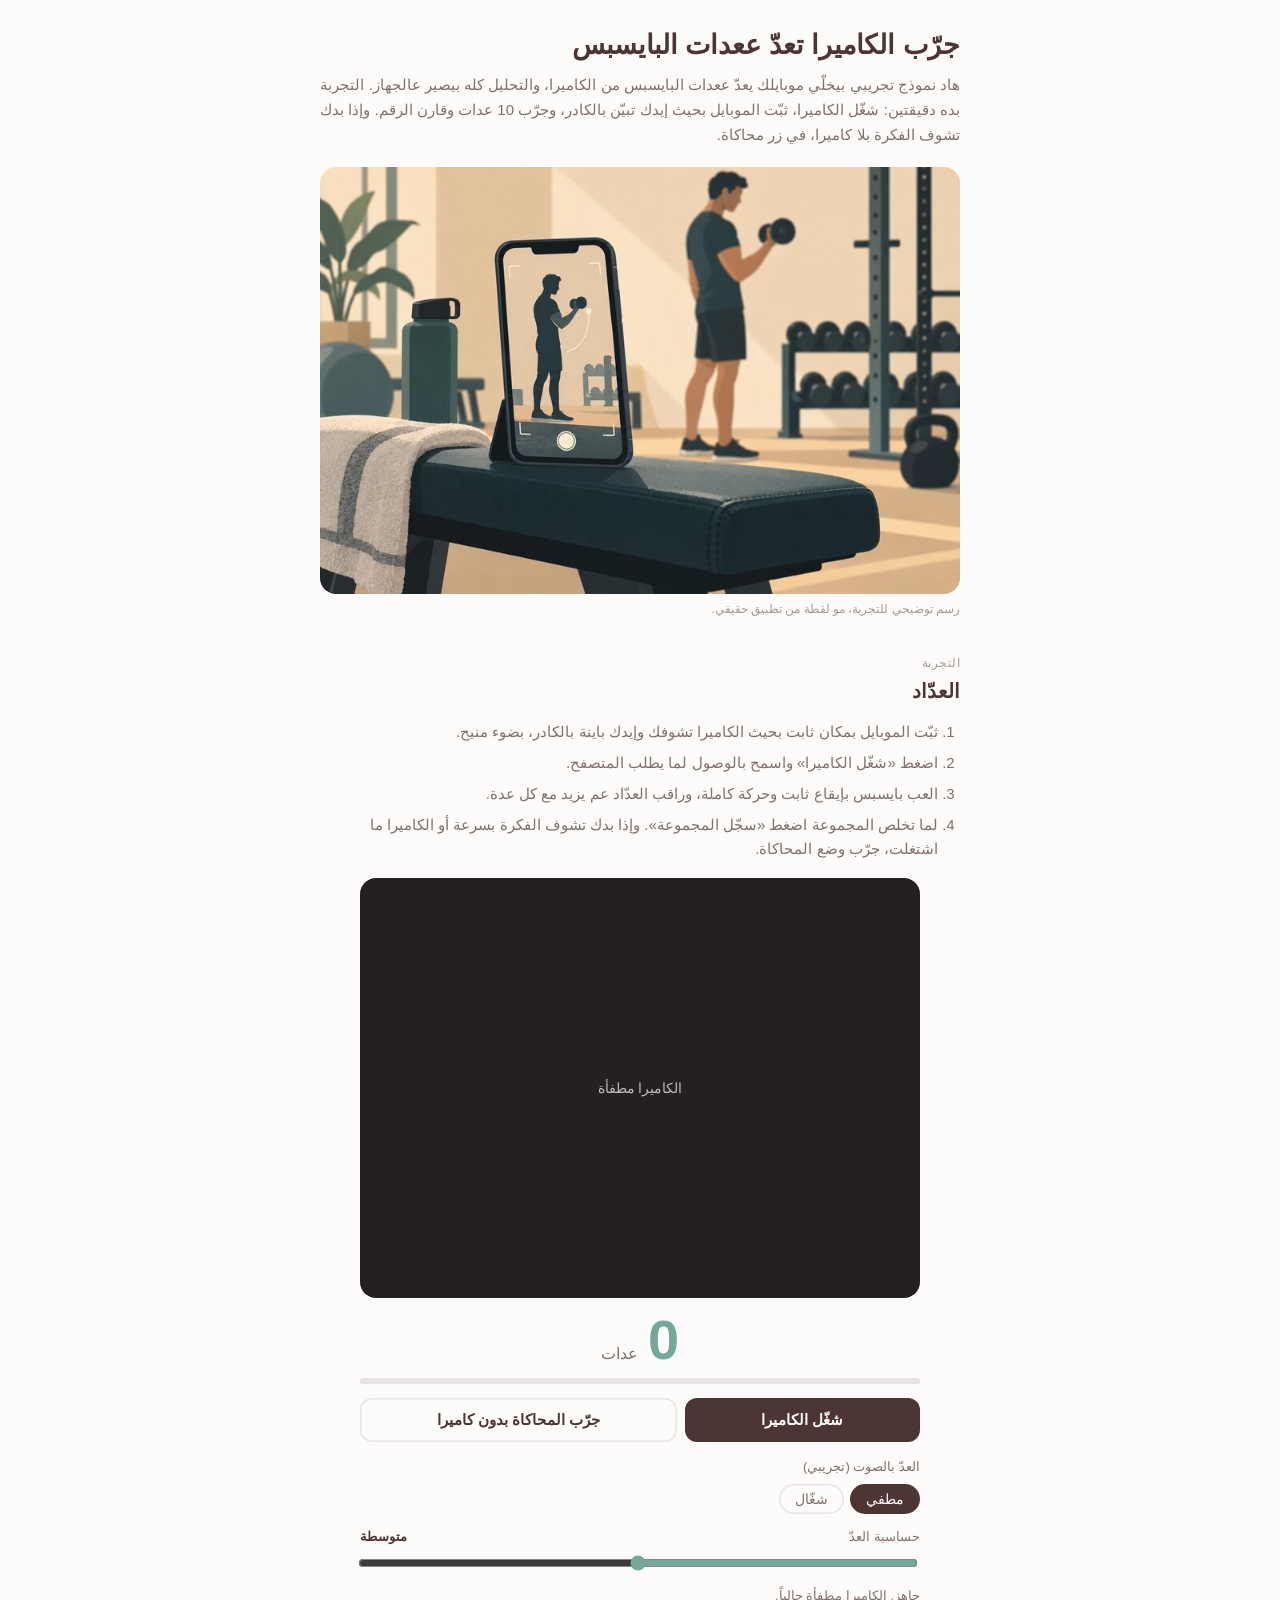
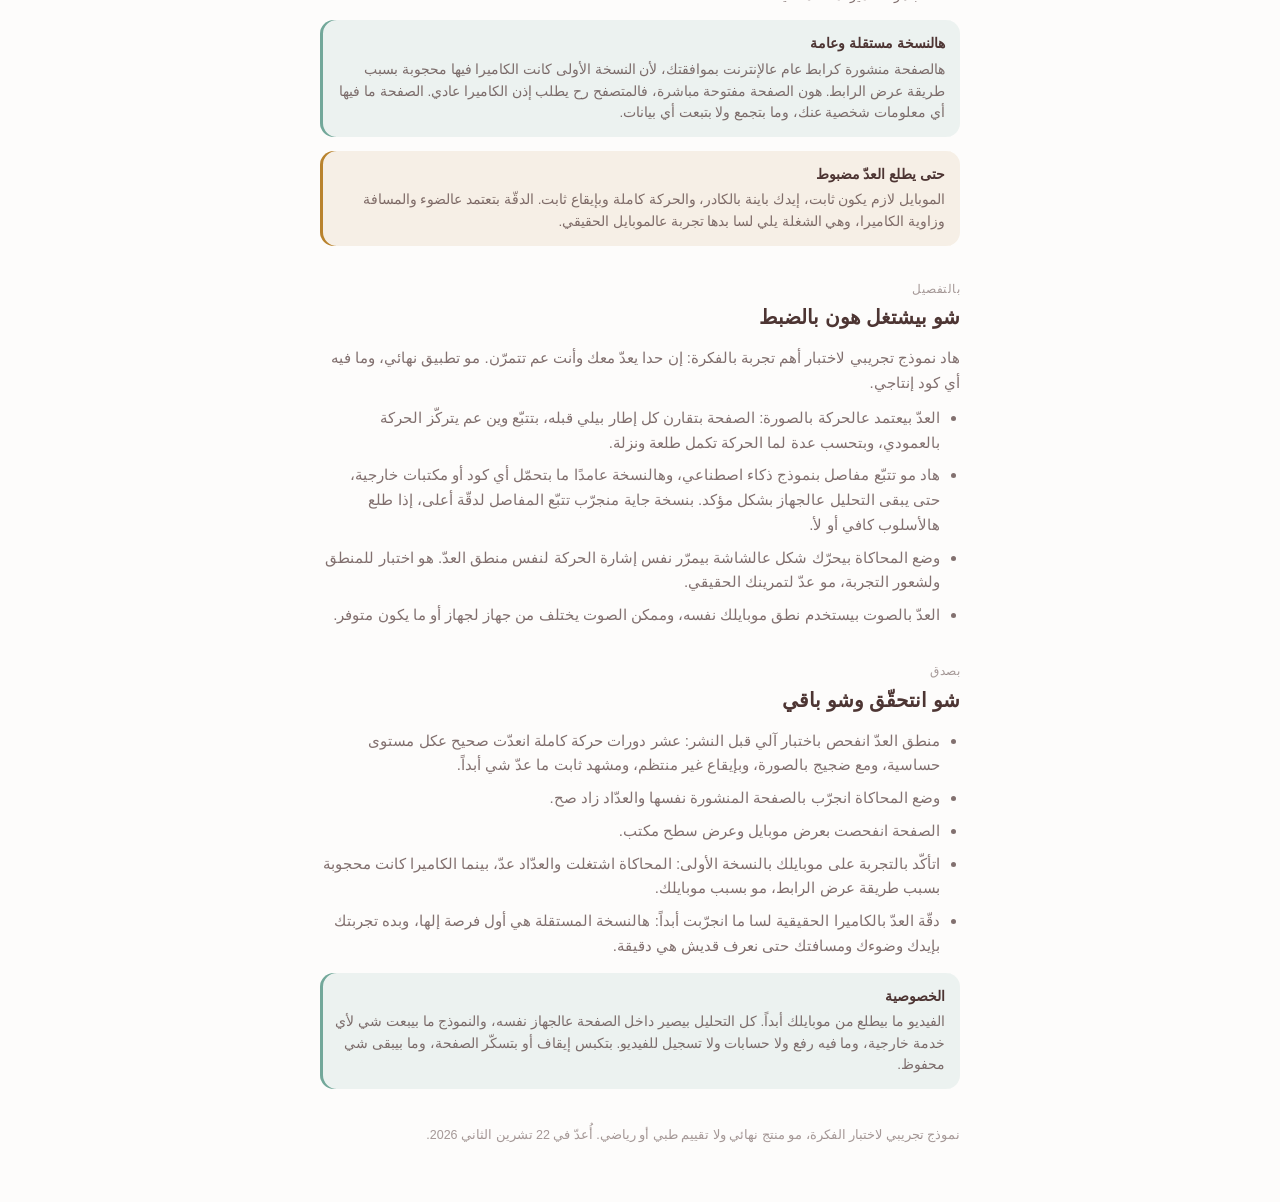
<file: index.html>
<!doctype html>
<html lang="ar" dir="rtl">
  <head>
    <meta charset="UTF-8" />
    <meta name="viewport" content="width=device-width, initial-scale=1.0, viewport-fit=cover" />
    <title>جرّب الكاميرا تعدّ ععدات البايسبس</title>
    <script type="module" crossorigin src="./index-D7xSDUWU.js"></script>
    <link rel="stylesheet" crossorigin href="./index-C14AiBOf.css">
  </head>
  <body>
    <div id="root"></div>
  </body>
</html>
</file>
<file: index-C14AiBOf.css>
:root{--ds-page: #fdfcfb;--ds-ink: #4d3533;--ds-ink-2: rgb(77 53 51 / .7);--ds-ink-3: rgb(77 53 51 / .5);--ds-hairline: rgb(77 53 51 / .12);--ds-teal: #73a89a;--ds-teal-wash: rgb(115 168 154 / .12);--ds-red: #ed313e;--ds-amber: #b9832e;--ds-amber-wash: rgb(185 131 46 / .1)}html,body{margin:0;padding:0;background:var(--ds-page);color:var(--ds-ink);font-family:-apple-system,BlinkMacSystemFont,Segoe UI,Tahoma,Arial,sans-serif;font-size:15px;line-height:1.65;-webkit-text-size-adjust:100%}.k-card{max-width:640px;margin:0 auto;padding:28px 18px 56px}.k-header h1{font-size:27px;font-weight:700;line-height:1.3;margin:0 0 10px}.k-intro{color:var(--ds-ink-2);margin:0}.k-figure{margin:20px 0 0}.k-figure img{width:100%;border-radius:16px;display:block}.k-figure figcaption{color:var(--ds-ink-3);font-size:12px;margin-top:6px}.k-group{margin-top:34px}.k-label{color:var(--ds-ink-3);font-size:12px;letter-spacing:.04em;margin-bottom:2px}.k-group h2{font-size:20px;font-weight:650;margin:0 0 12px}.k-numlist{margin:0 0 16px;padding-inline-start:22px;color:var(--ds-ink-2)}.k-numlist li{margin-bottom:6px}.k-btn{-webkit-appearance:none;-moz-appearance:none;appearance:none;border:0;border-radius:12px;padding:13px 18px;font-size:15px;font-family:inherit;font-weight:600;cursor:pointer;flex:1 1 auto}.k-btn-primary{background:var(--ds-ink);color:#fdfcfb}.k-btn-secondary{background:transparent;color:var(--ds-ink);box-shadow:inset 0 0 0 1.5px var(--ds-hairline)}.k-btn-ghost{background:transparent;color:var(--ds-ink-2)}.k-choicerow,.k-slider{display:flex;flex-direction:column;gap:6px;margin:12px 0}.k-choicelabel{font-size:13px;color:var(--ds-ink-2)}.k-choices{display:flex;gap:6px}.k-choice{-webkit-appearance:none;-moz-appearance:none;appearance:none;border:0;background:transparent;box-shadow:inset 0 0 0 1.5px var(--ds-hairline);color:var(--ds-ink-2);border-radius:999px;padding:7px 16px;font-size:13.5px;font-family:inherit;cursor:pointer}.k-choice-on{background:var(--ds-ink);color:#fdfcfb;box-shadow:none}.k-sliderhead{display:flex;justify-content:space-between;align-items:baseline}.k-sliderval{font-size:13px;color:var(--ds-ink);font-weight:600}.k-slider input[type=range]{width:100%;accent-color:var(--ds-teal)}.k-callout{border-radius:14px;padding:13px 15px;font-size:13.5px;line-height:1.6;margin:14px 0;color:var(--ds-ink-2)}.k-callout-note{background:var(--ds-teal-wash);box-shadow:inset 3px 0 0 var(--ds-teal)}.k-callout-warning{background:var(--ds-amber-wash);box-shadow:inset 3px 0 0 var(--ds-amber)}.k-callout-title{font-weight:700;color:var(--ds-ink);margin-bottom:4px}.k-rows{display:flex;flex-direction:column}.k-row{display:flex;align-items:center;gap:12px;padding:10px 0;border-bottom:1px solid var(--ds-hairline)}.k-rownum{width:26px;height:26px;border-radius:50%;background:var(--ds-teal-wash);color:var(--ds-teal);font-size:13px;font-weight:700;display:flex;align-items:center;justify-content:center;flex-shrink:0}.k-rowbody{display:flex;flex-direction:column;flex:1}.k-rowname{font-weight:600;font-size:14px}.k-rowdetail{color:var(--ds-ink-3);font-size:12.5px}.k-rowvalue{font-weight:700;color:var(--ds-teal);font-size:15px}.k-para{color:var(--ds-ink-2);margin:0 0 10px}.k-bullets{margin:0;padding-inline-start:20px;color:var(--ds-ink-2)}.k-bullets li{margin-bottom:8px}.k-closing{margin-top:36px;color:var(--ds-ink-3);font-size:12.5px}html,body,#root{margin:0;min-height:100%}body{background:var(--ds-page)}.rep-panel{max-width:560px;margin-inline:auto}.rep-stage{position:relative;aspect-ratio:4 / 3;background:#251f21;border-radius:16px;overflow:hidden}.rep-canvas{width:100%;height:100%;display:block}.rep-idle{position:absolute;top:0;right:0;bottom:0;left:0;display:flex;align-items:center;justify-content:center;color:#f4efec;opacity:.75;font-size:14px}.rep-chip{position:absolute;top:10px;inset-inline-start:10px;background:#251f21b8;color:#f4efec;font-size:12px;padding:4px 10px;border-radius:999px;direction:rtl}.rep-countrow{display:flex;align-items:baseline;justify-content:center;gap:10px;padding:14px 0 6px}.rep-count{font-size:56px;line-height:1;font-weight:600;color:var(--ds-teal)}.rep-countunit{font-size:16px;color:var(--ds-ink-2)}.rep-motion{height:6px;border-radius:3px;background:var(--ds-hairline);overflow:hidden;margin:4px 0 14px}.rep-motionfill{height:100%;width:0%;background:var(--ds-teal);transition:width 90ms linear}.rep-buttons{display:flex;flex-wrap:wrap;gap:8px;margin-bottom:14px}.rep-status{color:var(--ds-ink-2);font-size:13px;margin:10px 0 0;min-height:20px}.rep-error{color:var(--ds-red);font-size:13px;margin:10px 0 0}.rep-video{position:absolute;bottom:0;inset-inline-end:0;width:2px;height:2px;opacity:.01;pointer-events:none}
</file>
